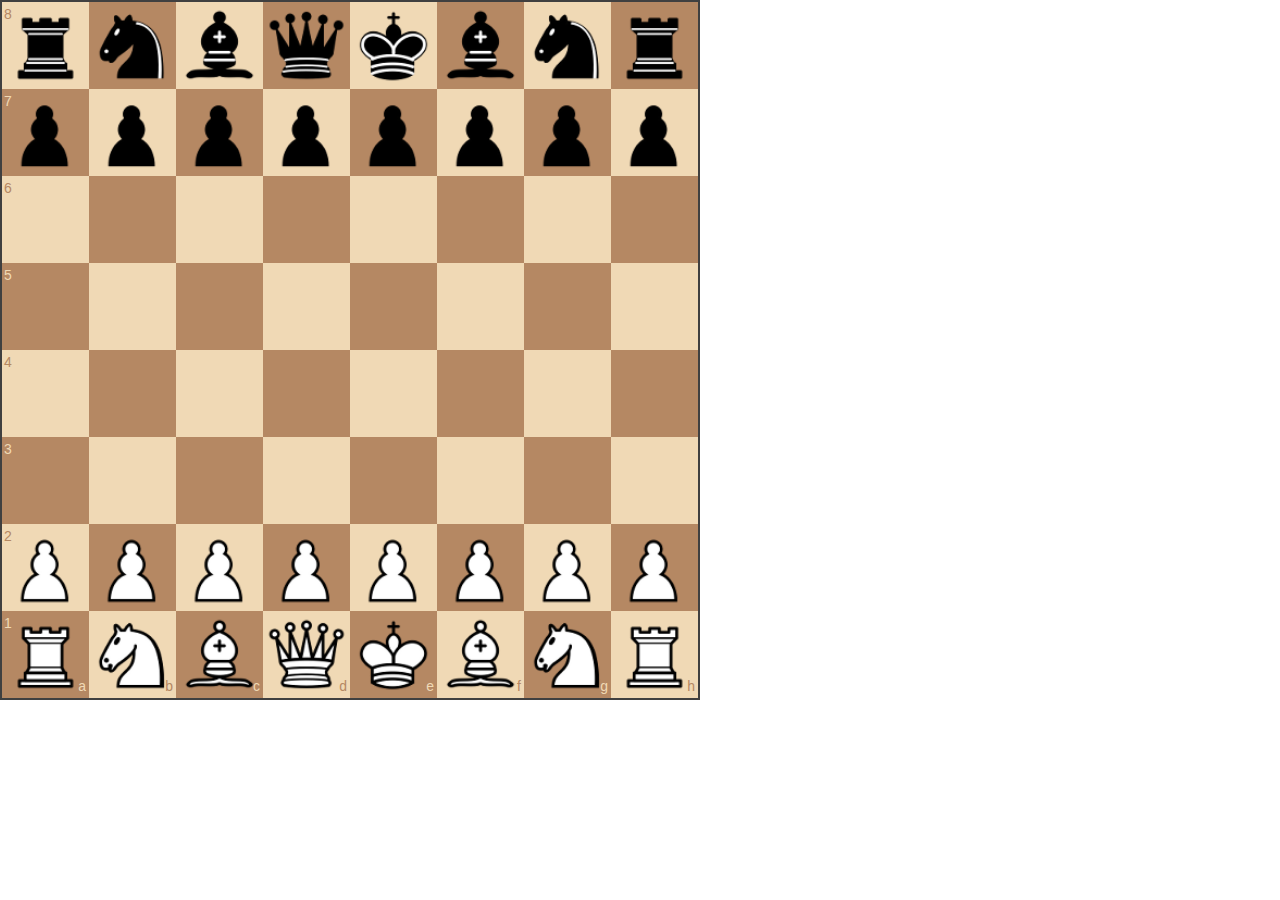
<file: chessboardjs/index.html>
<!DOCTYPE html>
<html lang="en"> 
<head>
    <title>chessApp</title>
    <!-- Meta -->
    <meta charset="utf-8">
    <meta http-equiv="X-UA-Compatible" content="IE=edge">
    <meta name="viewport" content="width=device-width, initial-scale=1.0">
  
    <link href='https://fonts.googleapis.com/css?family=Roboto:400,500,400italic,300italic,300,500italic,700,700italic,900,900italic' rel='stylesheet' type='text/css'>
    <!-- Global CSS -->
      
    <link rel="stylesheet" href="https://maxcdn.bootstrapcdn.com/bootstrap/4.2.1/css/bootstrap.min.css" type="text/css" />  
   
    <!-- Font awesome icons-->
    <link rel="stylesheet" href="https://maxcdn.bootstrapcdn.com/font-awesome/4.7.0/css/font-awesome.min.css" type="text/css" />
    
      <link rel="stylesheet" href="css/chessboard-1.0.0.min.css">
      <link rel="stylesheet" href="css/myboard.css">
    <script src="https://code.jquery.com/jquery-1.12.4.min.js"></script>
    
     <script type="text/javascript" src="js/chessboard-1.0.0.min.js"></script>

    <script src="js/chess.js"></script>
    
</head> 

<body>



<div id="myBoard" style="width: 700px"></div>
    
<script type="text/javascript" src="mychessboard.js"></script>
</body>
</html>
</file>
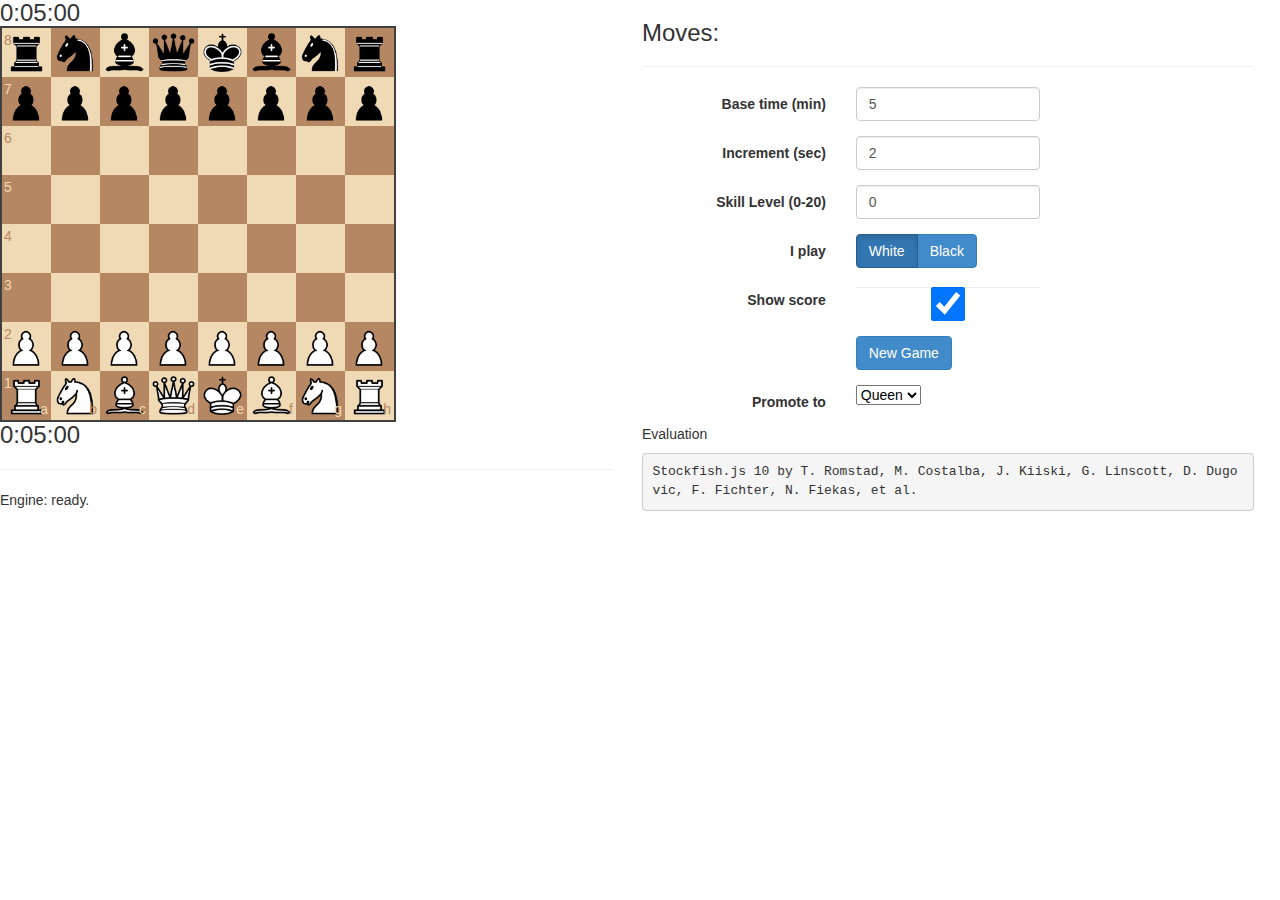
<file: example/index.html>
<!doctype html>
<html>
  <head>
    <link rel="stylesheet" href="css/bootstrap.min.css">
    <link rel="stylesheet" href="css/chessboard-0.3.0.min.css" />
    <script src="js/jquery-1.10.1.min.js"></script>
    <script src="js/bootstrap.min.js"></script>
    <script src="js/chess.min.js"></script>
    <script src="js/chessboard-0.3.0.min.js"></script>
    <title>Stockfish.js</title>
  </head>
  <body>
    <div class="row">
      <div class="col-sm-7 col-md-6">
        <span class="h3" id="time1">0:05:00</span>
        <div id="board" style="width: 400px"></div>
        <span class="h3" id="time2">0:05:00</span>
        <hr>
        <div id="engineStatus">...</div>
      </div>
      <div class="col-sm-5 col-md-6">
        <h3>Moves:</h3>
        <div id="pgn"></div>
        <hr>
        <form class="form-horizontal">
          <div class="form-group">
            <label for="timeBase" class="control-label col-xs-4 col-sm-6 col-md-4">Base time (min)</label>
            <div class="col-xs-4 col-sm-6 col-md-4">
              <input type="number" class="form-control" id="timeBase" value="5">
            </div>
          </div>
          <div class="form-group">
            <label for="timeInc" class="control-label col-xs-4 col-sm-6 col-md-4">Increment (sec)</label>
            <div class="col-xs-4 col-sm-6 col-md-4">
              <input type="number" class="form-control" id="timeInc" value="2">
            </div>
          </div>
          <div class="form-group">
            <label for="skillLevel" class="control-label col-xs-4 col-sm-6 col-md-4">Skill Level (0-20)</label>
            <div class="col-xs-4 col-sm-6 col-md-4">
              <input type="number" class="form-control" id="skillLevel" value="0">
            </div>
          </div>
          <div class="form-group">
            <label for="color" class="control-label col-xs-4 col-sm-6 col-md-4">I play</label>
            <div class="col-xs-4 col-sm-6 col-md-4">
              <div class="btn-group" data-toggle="buttons">
                <label class="btn btn-primary active" id="color-white"><input type="radio" name="color">White</label>
                <label class="btn btn-primary" id="color-black"><input type="radio" name="color">Black</label>
              </div>
            </div>
          </div>
          <div class="form-group">
            <label for="showScore" class="control-label col-xs-4 col-sm-6 col-md-4">Show score</label>
            <div class="col-xs-4 col-sm-6 col-md-4">
              <input type="checkbox" class="form-control" id="showScore" checked>
            </div>
          </div>
          <div class="form-group">
            <label for="color" class="control-label col-xs-4 col-sm-6 col-md-4"></label>
            <div class="col-xs-4 col-sm-6 col-md-4">
              <button type="button" class="btn btn-primary" onclick="newGame()">New Game</button>
            </div>
          </div>
          
          <div class="form-group">
            <label for="color" class="control-label col-xs-4 col-sm-6 col-md-4">Promote to</label>
            <div class="col-xs-4 col-sm-6 col-md-4">
              <select id=promote>
                <option value=q selected>Queen</option>
                <option value=r>Rook</option>
                <option value=b>Bishop</option>
                <option value=n>Knight</option>
              </select>
            </div>
          </div>
        </form>
        <h5>Evaluation</h5>
        <pre id=evaluation></pre>
    </div>
    <script src="enginegame.js"></script>
    <script>
      var wait_for_script;
      var newGame = function (){};
      
      /// We can load Stockfish.js via Web Workers or directly via a <script> tag.
      /// Web Workers are better since they don't block the UI, but they are not always avaiable.
      (function fix_workers()
      {
        var script_tag;
        /// Does the environment support web workers?  If not, include stockfish.js directly.
        ///NOTE: Since web workers don't work when a page is loaded from the local system, we have to fake it there too. (Take that security measures!)
        if (!Worker || (location && location.protocol === "file:")) {
          var script_tag  = document.createElement("script");
          script_tag.type ="text/javascript";
          script_tag.src  = "stockfish.asm.js";
          script_tag.onload = init;
          document.getElementsByTagName("head")[0].appendChild(script_tag);
          wait_for_script = true;
          setTimeout(function ()
          {
            console.warn("Loading this example from the file: protocol will load the slower asm.js engine.\nRun server.js and then load http://localhost:8080/ for the WASM engine.");
          }, 3000);
        }
      }());
      
      function init()
      {
        var game = engineGame();
    
        newGame = function newGame() {
            var baseTime = parseFloat($('#timeBase').val()) * 60;
            var inc = parseFloat($('#timeInc').val());
            var skill = parseInt($('#skillLevel').val());
            game.reset();
            game.setTime(baseTime, inc);
            game.setSkillLevel(skill);
            game.setPlayerColor($('#color-white').hasClass('active') ? 'white' : 'black');
            game.setDisplayScore($('#showScore').is(':checked'));
            game.start();
        }
        
        game.setSkillLevel
        
        document.getElementById("skillLevel").addEventListener("change", function ()
        {
            game.setSkillLevel(parseInt(this.value, 10));
        });
    
        newGame();
      }
      
      /// If we load Stockfish.js via a <script> tag, we need to wait until it loads.
      if (!wait_for_script) {
        document.addEventListener("DOMContentLoaded", init);
      }
    </script>
  </body>
</html>
</file>
<file: chessboardjs/css/myboard.css>
#board1{
  display: flex;
  flex-direction: column;
  justify-content: center;
  align-items: center;
  text-align: center;
  min-height: 100vh;
  margin: auto;
}
</file>
<file: chessboardjs/css/chessboard-1.0.0.min.css>
/*! chessboard.js v1.0.0 | (c) 2019 Chris Oakman | MIT License chessboardjs.com/license */
.clearfix-7da63{clear:both}.board-b72b1{border:2px solid #404040;box-sizing:content-box}.square-55d63{float:left;position:relative;-webkit-touch-callout:none;-webkit-user-select:none;-khtml-user-select:none;-moz-user-select:none;-ms-user-select:none;user-select:none}.white-1e1d7{background-color:#f0d9b5;color:#b58863}.black-3c85d{background-color:#b58863;color:#f0d9b5}.highlight1-32417,.highlight2-9c5d2{box-shadow:inset 0 0 3px 3px #ff0}.notation-322f9{cursor:default;font-family:"Helvetica Neue",Helvetica,Arial,sans-serif;font-size:14px;position:absolute}.alpha-d2270{bottom:1px;right:3px}.numeric-fc462{top:2px;left:2px}
</file>
<file: example/css/chessboard-0.3.0.min.css>
/*! chessboard.js v0.3.0 | (c) 2013 Chris Oakman | MIT License chessboardjs.com/license */
.clearfix-7da63{clear:both}.board-b72b1{border:2px solid #404040;-moz-box-sizing:content-box;box-sizing:content-box}.square-55d63{float:left;position:relative;-webkit-touch-callout:none;-webkit-user-select:none;-khtml-user-select:none;-moz-user-select:none;-ms-user-select:none;user-select:none}.white-1e1d7{background-color:#f0d9b5;color:#b58863}.black-3c85d{background-color:#b58863;color:#f0d9b5}.highlight1-32417,.highlight2-9c5d2{-webkit-box-shadow:inset 0 0 3px 3px yellow;-moz-box-shadow:inset 0 0 3px 3px yellow;box-shadow:inset 0 0 3px 3px yellow}.notation-322f9{cursor:default;font-family:"Helvetica Neue",Helvetica,Arial,sans-serif;font-size:14px;position:absolute}.alpha-d2270{bottom:1px;right:3px}.numeric-fc462{top:2px;left:2px}
</file>
